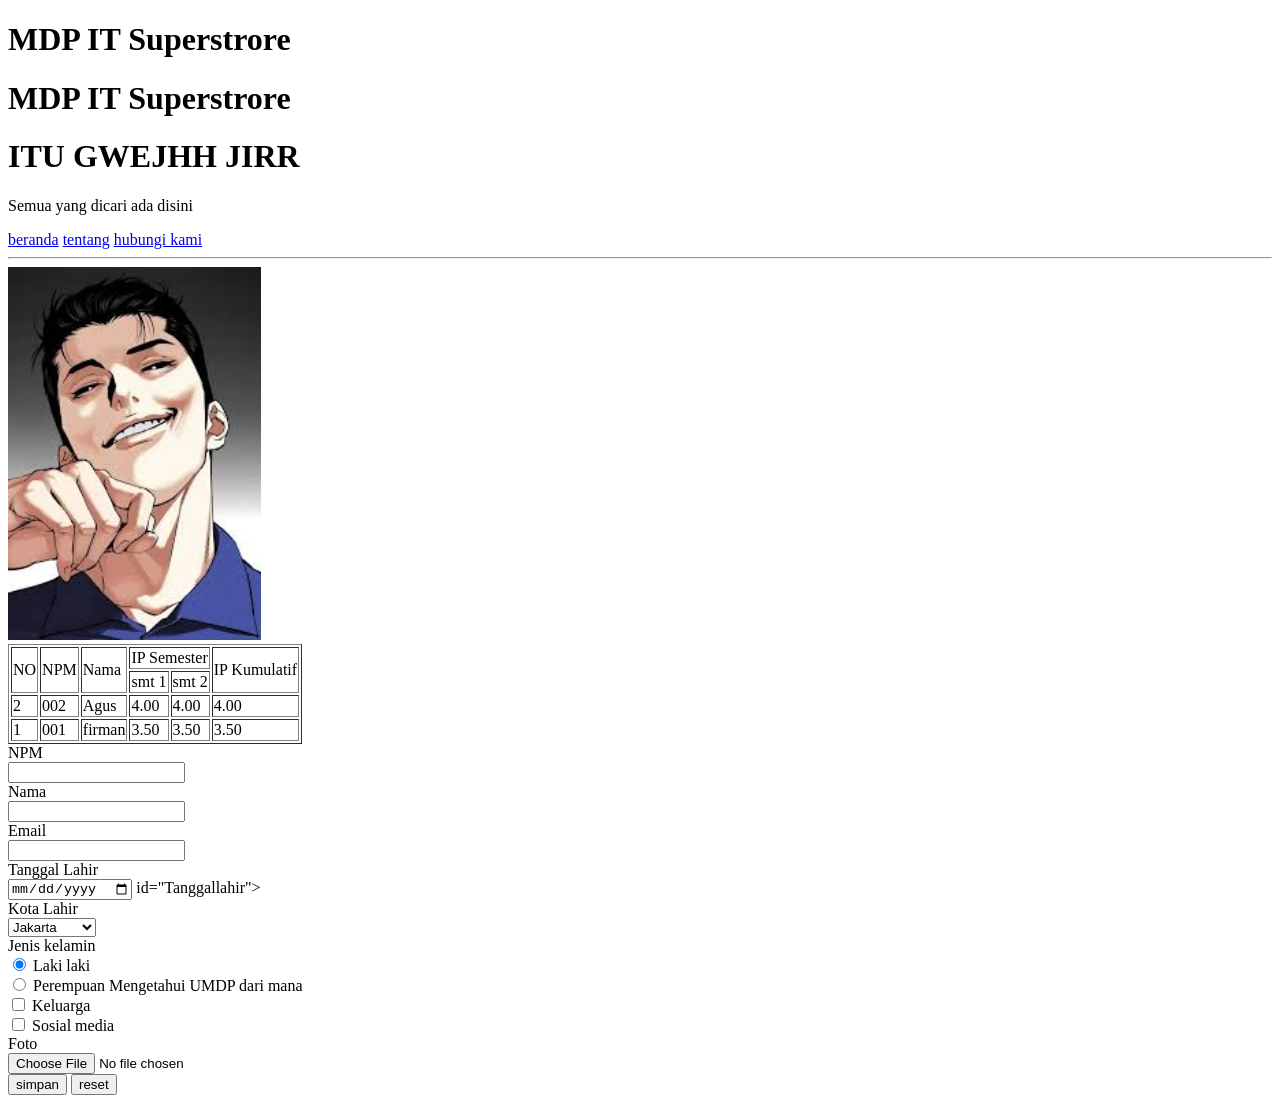
<file: index.html>
<!DOCTYPE html>
<html lang="en">
<head>
    <meta charset="UTF-8">
    <meta name="viewport" content="width=device-width, initial-scale=1.0">
    <title>Halaman utama</title>
</head>
<body>
   <!--tag heading: h1 sd h6-->
   <h1>MDP IT Superstrore</h1>          
   <h1>MDP IT Superstrore</h1> 
   <h1>ITU GWEJHH JIRR</h1>
   <p>Semua yang dicari ada disini</p> 
   <!-- ini komentar tidak di tampilkan pada browser-->
    <!--hyperlink -->
    <a href="index.html">beranda</a>
    <a href="tentang.html">tentang</a>
    <a href="hubungi.html">hubungi kami</a>

    <hr>


    <!--image-->
    <img src="image/image.png" alt="gambar banner" width="20%">
    
    
    <!--Latihan Tabel-->
    <table border="1">
    <tr>
        <td rowspan="2">NO</td>
        <td rowspan="2">NPM</td>
        <td rowspan="2">Nama</td>
        <td colspan="2">IP Semester</td>
        <td rowspan="2">IP Kumulatif</td>
    </tr>

    <tr>
        <td>smt 1</td>
        <td>smt 2</td>
    </tr>

    <tr>
        <td>2</td>
        <td>002</td>
        <td>Agus</td>
        <td>4.00</td>
        <td>4.00</td>
        <td>4.00</td>
    </tr>

    <tr>
        <td>1</td>
        <td>001</td>
        <td>firman</td>
        <td>3.50</td>
        <td>3.50</td>
        <td>3.50</td>
    </tr>
    </table>

    <form action="submit.html" method="post">
        NPM <br>
        <input type="text" name="NPM" id="npm"> <br>
        Nama <br>
        <input type="text" name="nama" id="nama"> <br>
        Email <br>
        <input type="email" name="email" id="email"> <br>
        Tanggal Lahir <br>
        <input type="date" name="tglLahir">
        id="Tanggallahir"> <br>

        Kota Lahir <br>
        <select name="kotalahir" id="kotalahir">
            <option value="JKT">Jakarta</option>
            <option value="PLG">palembang</option>
            <option value="BTM">Batam</option>
        </select> <br>
        Jenis kelamin <br>
        <input type="radio" name="jk" value="L" checked> Laki laki <br>
        <input type="radio" name="jk" value="P"> Perempuan
        Mengetahui UMDP dari mana <br>
        <input type="checkbox" name="cb1" value="K"> Keluarga <br>
        
        <input type="checkbox" name="cb2" value="S"> Sosial media <br>
        Foto <br>
        <input type="file" name="Foto" id=""> <br>
        <button type="submit">simpan</button>
        <button type="reset">reset</button>
        

        

        

</body>
</html>
</file>
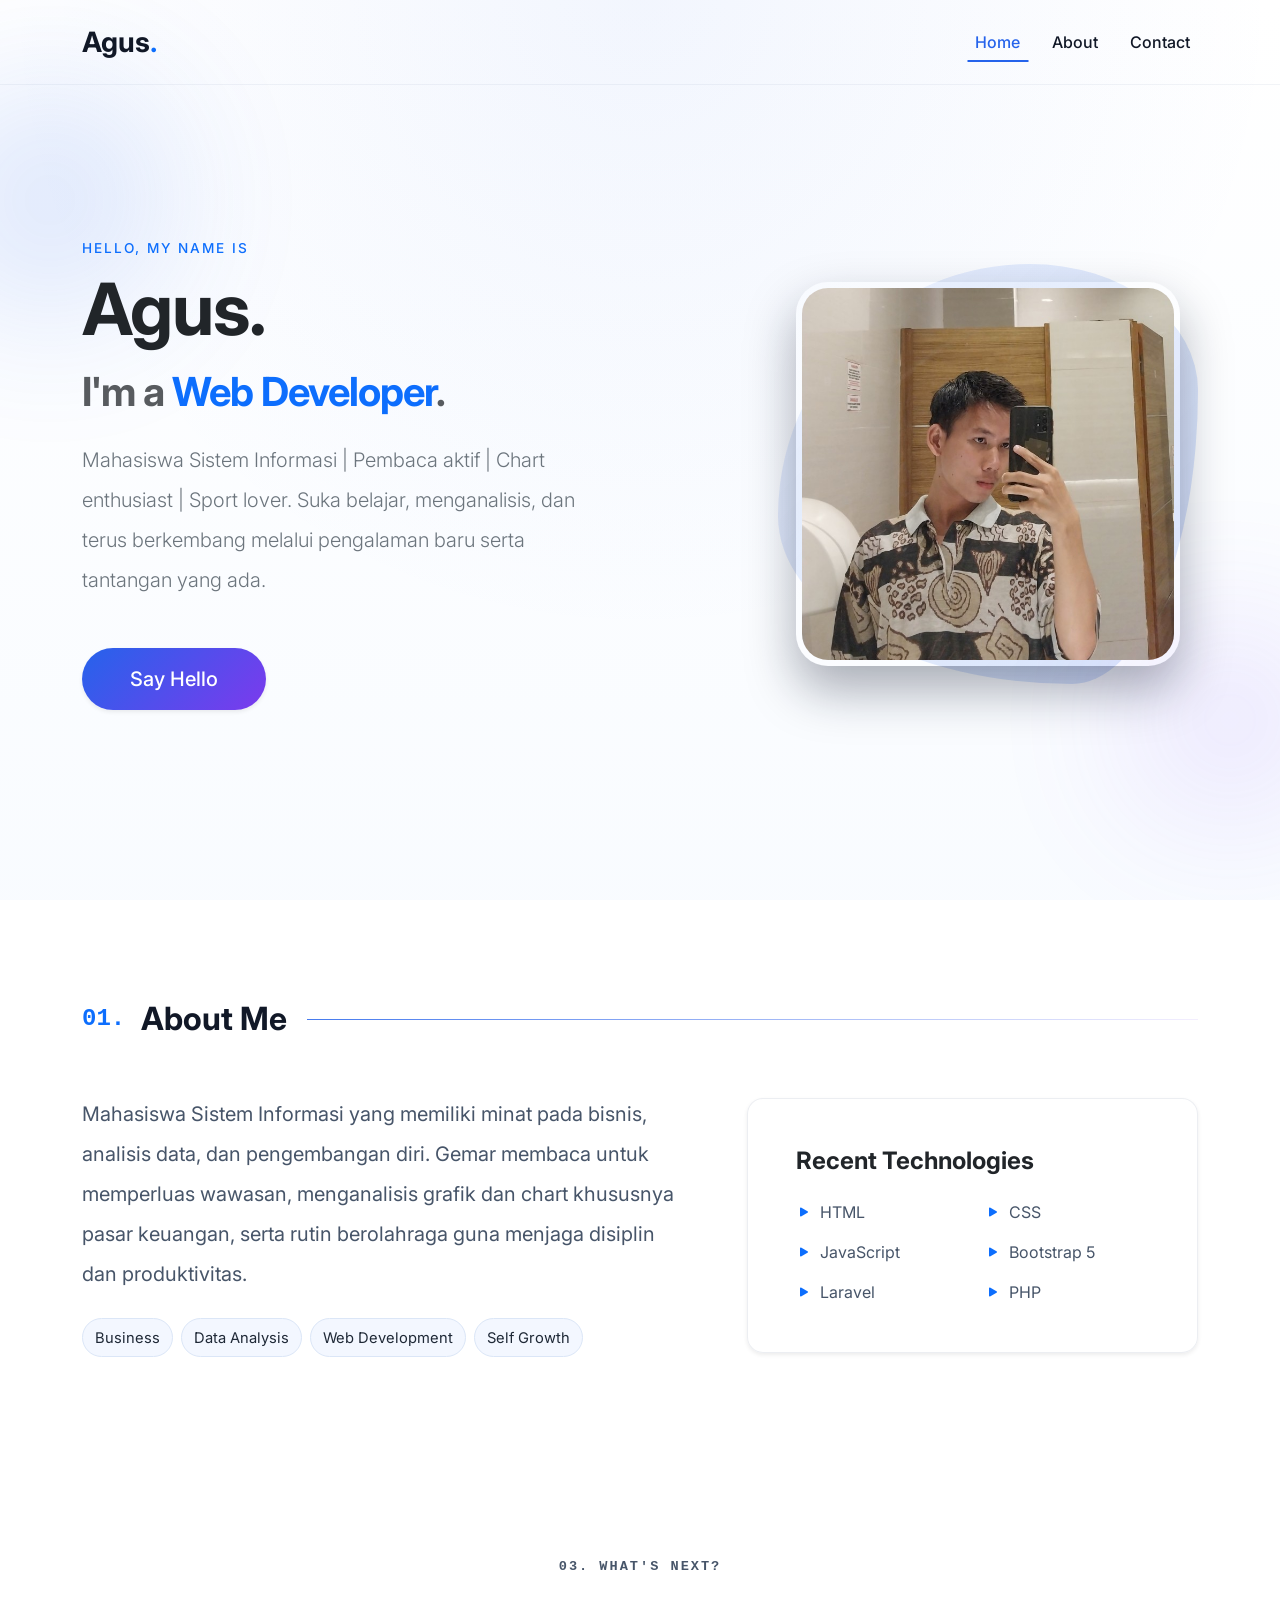
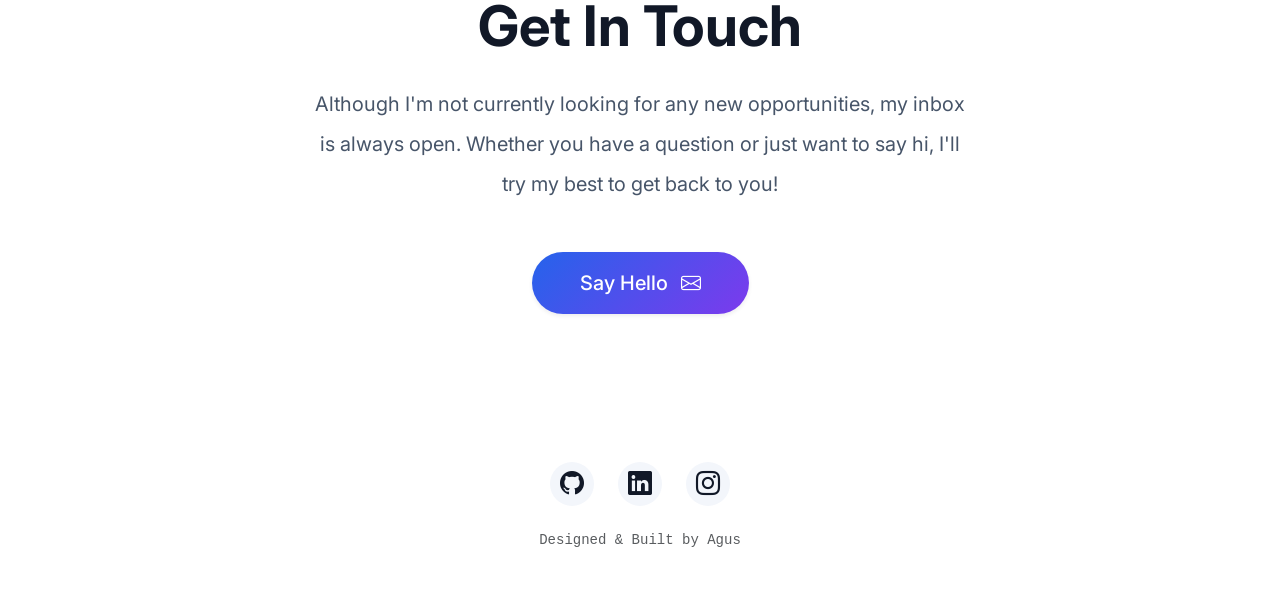
<file: tugas-bs/index.html>
<!doctype html>
<html lang="id">
  <head>
    <meta charset="UTF-8" />
    <meta name="viewport" content="width=device-width, initial-scale=1.0" />
    <title>Agus - Personal Portfolio</title>
    <link href="https://cdn.jsdelivr.net/npm/bootstrap@5.3.2/dist/css/bootstrap.min.css" rel="stylesheet" integrity="sha384-T3c6CoIi6uLrA9TneNEoa7RxnatzjcDSCmG1MXxSR1GAsXEV/Dwwykc2MPK8M2HN" crossorigin="anonymous" />
    <link rel="stylesheet" href="style.css" />
    <link rel="preconnect" href="https://fonts.googleapis.com" />
    <link rel="preconnect" href="https://fonts.gstatic.com" crossorigin />
    <link href="https://fonts.googleapis.com/css2?family=Inter:wght@300;400;500;600;700;800&display=swap" rel="stylesheet" />
    <link rel="stylesheet" href="https://cdn.jsdelivr.net/npm/bootstrap-icons@1.11.1/font/bootstrap-icons.css" />
  </head>

  <body data-bs-spy="scroll" data-bs-target="#navbar" data-bs-offset="80" tabindex="0">
    <nav id="navbar" class="navbar navbar-expand-lg fixed-top transition-nav py-3">
      <div class="container">
        <a class="navbar-brand fw-bold fs-3" href="#home">Agus<span class="text-primary">.</span></a>
        <button class="navbar-toggler border-0 shadow-none ps-0" type="button" data-bs-toggle="collapse" data-bs-target="#navbarNav" aria-controls="navbarNav" aria-expanded="false" aria-label="Toggle navigation">
          <i class="bi bi-list fs-1 text-dark"></i>
        </button>
        <div class="collapse navbar-collapse" id="navbarNav">
          <ul class="navbar-nav ms-auto fw-medium gap-lg-3">
            <li class="nav-item">
              <a class="nav-link active" href="#home">Home</a>
            </li>
            <li class="nav-item">
              <a class="nav-link" href="#about">About</a>
            </li>
            <li class="nav-item">
              <a class="nav-link" href="#contact">Contact</a>
            </li>
          </ul>
        </div>
      </div>
    </nav>

    <section id="home" class="min-vh-100 d-flex align-items-center position-relative hero-section pb-5 pb-lg-0 pt-5 mt-5 mt-lg-0">
      <div class="container">
        <div class="row align-items-center gy-5">
          <div class="col-lg-6 order-2 order-lg-1 intro-text fade-in-up">
            <p class="text-primary fw-medium mb-2 tracking-wide">Hello, my name is</p>
            <h1 class="display-2 fw-bolder mb-3 text-dark letter-spacing-tight">Agus.</h1>
            <h2 class="display-6 fw-bold mb-4 text-muted letter-spacing-tight">I'm a <span class="text-primary">Web Developer</span>.</h2>
            <p class="lead text-secondary mb-5 pe-lg-5 fs-5 lh-lg">Mahasiswa Sistem Informasi | Pembaca aktif | Chart enthusiast | Sport lover. Suka belajar, menganalisis, dan terus berkembang melalui pengalaman baru serta tantangan yang ada.</p>
            <div class="d-flex gap-3 flex-wrap">
              <a href="#contact" class="btn btn-primary btn-lg rounded-pill px-5 shadow-sm btn-hover fw-medium pt-3 pb-3">Say Hello</a>
            </div>
          </div>
          <div class="col-lg-6 order-1 order-lg-2 text-center text-lg-end fade-in-up" style="animation-delay: 0.2s">
            <div class="hero-image-wrapper ms-auto mx-auto mx-lg-0">
              <div class="shape-blob"></div>
              <img src="./image/image.jpeg" alt="Agus Portrait" class="img-fluid hero-img position-relative" />
            </div>
          </div>
        </div>
      </div>
    </section>

    <section id="about" class="py-100 bg-light">
      <div class="container">
        <div class="row mb-5">
          <div class="col-12">
            <h3 class="section-title d-flex align-items-center fs-2 fw-bold"><span class="text-primary fs-4 me-3 font-monospace">01.</span> About Me</h3>
          </div>
        </div>
        <div class="row gy-5 align-items-center">
          <div class="col-lg-7 pe-lg-5">
            <p class="text-secondary fs-5 lh-lg mb-4">Mahasiswa Sistem Informasi yang memiliki minat pada bisnis, analisis data, dan pengembangan diri. Gemar membaca untuk memperluas wawasan, menganalisis grafik dan chart khususnya pasar keuangan, serta rutin berolahraga guna menjaga disiplin dan produktivitas.</p>
            <div class="d-flex flex-wrap gap-2 mt-4">
              <span class="badge-chip">Business</span>
              <span class="badge-chip">Data Analysis</span>
              <span class="badge-chip">Web Development</span>
              <span class="badge-chip">Self Growth</span>
            </div>
          </div>
          <div class="col-lg-5">
            <div class="card border-0 shadow-sm rounded-4 h-100 bg-white skill-card p-5 glass-card">
              <h4 class="mb-4 fw-bold fs-4">Recent Technologies</h4>
              <ul class="list-unstyled row gy-3 mb-0">
                <li class="col-6 d-flex align-items-center fs-6 text-secondary"><i class="bi bi-play-fill text-primary me-2"></i> HTML</li>
                <li class="col-6 d-flex align-items-center fs-6 text-secondary"><i class="bi bi-play-fill text-primary me-2"></i> CSS</li>
                <li class="col-6 d-flex align-items-center fs-6 text-secondary"><i class="bi bi-play-fill text-primary me-2"></i> JavaScript</li>
                <li class="col-6 d-flex align-items-center fs-6 text-secondary"><i class="bi bi-play-fill text-primary me-2"></i> Bootstrap 5</li>
                <li class="col-6 d-flex align-items-center fs-6 text-secondary"><i class="bi bi-play-fill text-primary me-2"></i> Laravel</li>
                <li class="col-6 d-flex align-items-center fs-6 text-secondary"><i class="bi bi-play-fill text-primary me-2"></i> PHP</li>
              </ul>
            </div>
          </div>
        </div>
      </div>
    </section>

    <section id="contact" class="py-100 bg-light text-center">
      <div class="container">
        <div class="row justify-content-center">
          <div class="col-lg-8">
            <p class="text-primary fw-semibold mb-3 tracking-wide font-monospace">03. What's Next?</p>
            <h2 class="display-4 fw-bold mb-4">Get In Touch</h2>
            <p class="text-secondary fs-5 lh-lg mb-5 mx-auto" style="max-width: 650px">Although I'm not currently looking for any new opportunities, my inbox is always open. Whether you have a question or just want to say hi, I'll try my best to get back to you!</p>
            <a href="mailto:agusfirman_2428240144@mhs.mdp.ac.id" class="btn btn-primary btn-lg rounded-pill px-5 py-3 shadow-sm btn-hover fw-medium">Say Hello <i class="bi bi-envelope ms-2"></i></a>
          </div>
        </div>
      </div>
    </section>

    <footer class="py-5 text-center bg-white">
      <div class="container">
        <div class="d-flex justify-content-center gap-4 mb-4">
          <a href="https://github.com/AgusFirman16" class="text-secondary fs-4 social-icon"><i class="bi bi-github"></i></a>
          <a href="https://www.linkedin.com/in/agus-firman-11780a414?utm_source=share&utm_campaign=share_via&utm_content=profile&utm_medium=android_app" class="text-secondary fs-4 social-icon"><i class="bi bi-linkedin"></i></a>
          <a href="https://www.instagram.com/agusfrmn16?igsh=MTVqY3JhazUzZTM2YQ==" class="text-secondary fs-4 social-icon"><i class="bi bi-instagram"></i></a>
        </div>
        <p class="text-muted small mb-0 font-monospace">Designed & Built by Agus</p>
      </div>
    </footer>

    <script src="https://cdn.jsdelivr.net/npm/bootstrap@5.3.2/dist/js/bootstrap.bundle.min.js" integrity="sha384-C6RzsynM9kWDrMNeT87bh95OGNyZPhcTNXj1NW7RuBCsyN/o0jlpcV8Qyq46cDfL" crossorigin="anonymous"></script>
    <script src="script.js"></script>
  </body>
</html>
</file>
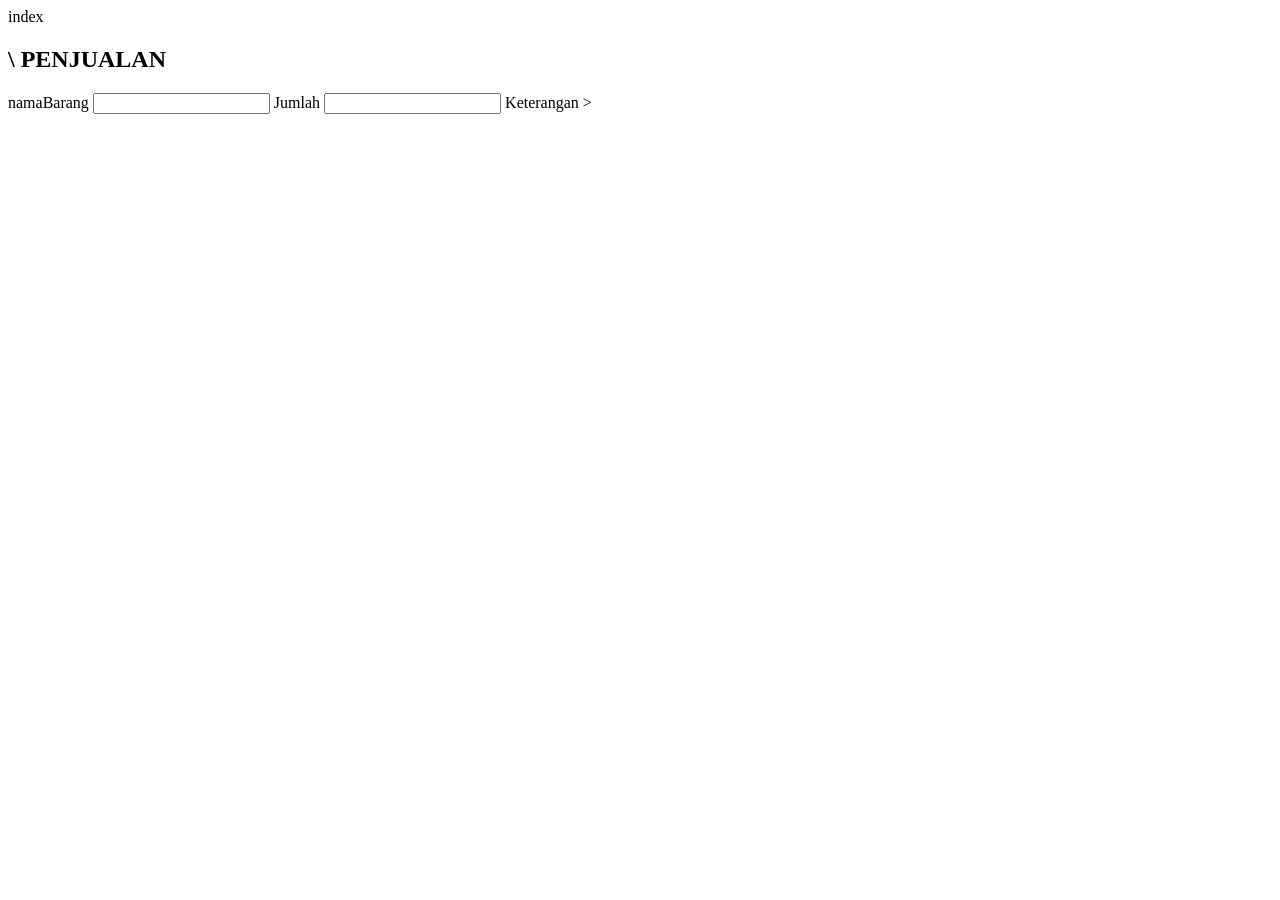
<file: UTS-PAW1-si4c_2428240144/index.html>
index <!DOCTYPE html>
<html lang="en">
<head>
    <meta charset="UTF-8">
    <meta name="viewport" content="width=device-width, initial-scale=1.0">
    <title>Document</title>
    <link
</head>
<body>
    <div class="namaBarang">
        <h2 class "text-center bg-primary text-white p-3 rounded mt-3"/>\
        PENJUALAN
    </H2>
    namaBarang
    <input type="text" id="npm" class=""form-control border-primary mb-3"/>
    Jumlah
    <input type="text" id="npm" class=""form-control border-primary mb-3"/>
    Keterangan
>
        

        

        

</body>
</html>
</file>
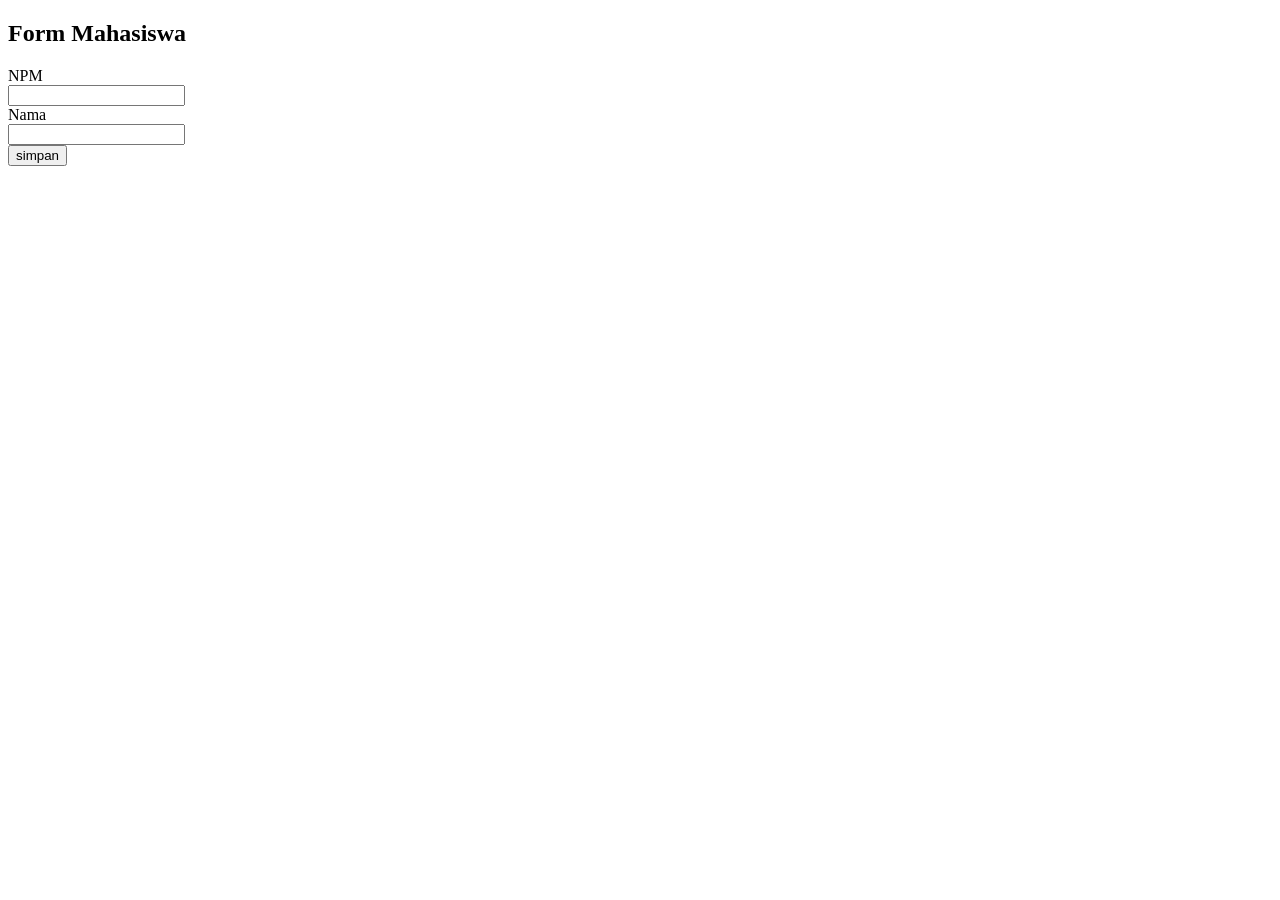
<file: localstorage/form.html>
<!DOCTYPE html>
<html lang="en">
<head>
    <meta charset="UTF-8">
    <meta name="viewport" content="width=device-width, initial-scale=1.0">
    <title>Document</title>
</head>
<body>
    <h2>Form Mahasiswa</h2>
    NPM <br>
    <input type="text" id="npm"> <br>
    Nama <br>
    <input type="text" id="Nama"> <br>
    <button onclick="simpan()">simpan</button>

    <ul id="list-mhs"></ul>

    <script src="scriptls.js"></script>
</body>
</html>
</file>
<file: tugas-bs/style.css>
:root {
  --primary-color: #2563eb;
  --primary-rgb: 37, 99, 235;
  --secondary-color: #7c3aed;
  --dark-color: #0f172a;
  --light-color: #ffffff;
  --text-main: #111827;
  --text-muted: #4b5563;
  --bg-color: #ffffff;
  --card-color: rgba(255, 255, 255, 0.96);
}

* {
  box-sizing: border-box;
}

html {
  scroll-behavior: smooth;
}

body {
  font-family: 'Inter', sans-serif;
  color: var(--text-main);
  background:
    radial-gradient(circle at top, rgba(37, 99, 235, 0.06), transparent 28%),
    linear-gradient(180deg, #ffffff 0%, #f8fbff 45%, #ffffff 100%);
  -webkit-font-smoothing: antialiased;
  -moz-osx-font-smoothing: grayscale;
  overflow-x: hidden;
}

::selection {
  background: rgba(37, 99, 235, 0.18);
}

.py-100 {
  padding-top: 100px;
  padding-bottom: 100px;
}

.tracking-wide {
  letter-spacing: 2px;
  text-transform: uppercase;
  font-size: 0.85rem;
}

.letter-spacing-tight {
  letter-spacing: -1px;
}

.section-title {
  position: relative;
  color: #111827;
}

.section-title::after {
  content: "";
  display: block;
  height: 1px;
  background: linear-gradient(90deg, rgba(37, 99, 235, 0.85), rgba(139, 92, 246, 0.1));
  margin-left: 20px;
  flex-grow: 1;
}

.fade-in-up {
  animation: fadeInUp 0.8s ease forwards;
  opacity: 0;
  transform: translateY(20px);
}

@keyframes fadeInUp {
  to {
    opacity: 1;
    transform: translateY(0);
  }
}

.transition-nav {
  transition: all 0.3s cubic-bezier(0.4, 0, 0.2, 1);
}

.navbar-scrolled {
  background: rgba(255, 255, 255, 0.88) !important;
  backdrop-filter: blur(14px);
  -webkit-backdrop-filter: blur(14px);
  box-shadow: 0 10px 30px rgba(8, 15, 30, 0.35);
  padding-top: 10px !important;
  padding-bottom: 10px !important;
}

.navbar {
  border-bottom: 1px solid rgba(148, 163, 184, 0.12);
}

.nav-link {
  color: #111827 !important;
  position: relative;
  font-weight: 500;
}

.navbar-brand {
  color: #111827 !important;
}

.nav-link::after {
  content: '';
  position: absolute;
  width: 0;
  height: 2px;
  bottom: 0;
  left: 50%;
  transform: translateX(-50%);
  background-color: var(--primary-color);
  transition: width 0.3s ease;
}

.nav-link:hover::after,
.nav-link.active::after {
  width: 100%;
}

.nav-link.active {
  color: var(--primary-color) !important;
}

.hero-image-wrapper {
  position: relative;
  width: 100%;
  max-width: 420px;
  padding: 18px;
  display: inline-block;
}

.hero-section {
  position: relative;
  overflow: hidden;
}

.hero-section::before,
.hero-section::after {
  content: "";
  position: absolute;
  border-radius: 999px;
  filter: blur(80px);
  opacity: 0.18;
  z-index: 0;
}

.hero-section::before {
  width: 220px;
  height: 220px;
  background: #2563eb;
  top: 10%;
  left: -60px;
}

.hero-section::after {
  width: 180px;
  height: 180px;
  background: #8b5cf6;
  right: -40px;
  bottom: 10%;
}

.hero-img {
  border-radius: 32px;
  box-shadow: 0 24px 50px rgba(15, 23, 42, 0.35);
  border: 6px solid rgba(255, 255, 255, 0.18);
  z-index: 2;
  object-fit: cover;
  aspect-ratio: 1 / 1;
}

.intro-text {
  position: relative;
  z-index: 1;
}

.badge-chip {
  display: inline-flex;
  align-items: center;
  padding: 0.45rem 0.75rem;
  border-radius: 999px;
  background: #f3f7ff;
  color: #1f2937;
  border: 1px solid #dbe6f7;
  font-size: 0.92rem;
}

.shape-blob {
  position: absolute;
  width: 100%;
  height: 100%;
  background: linear-gradient(135deg, rgba(var(--primary-rgb), 0.08) 0%, rgba(var(--primary-rgb), 0.2) 100%);
  top: 0;
  left: 0;
  border-radius: 60% 40% 30% 70% / 60% 30% 70% 40%;
  animation: morphBlob 10s ease-in-out infinite alternate;
  z-index: 0;
}

@keyframes morphImg {
  0% {
    border-radius: 40% 60% 70% 30% / 40% 50% 60% 50%;
  }

  50% {
    border-radius: 60% 40% 50% 50% / 50% 60% 40% 50%;
  }

  100% {
    border-radius: 40% 60% 70% 30% / 40% 50% 60% 50%;
  }
}

@keyframes morphBlob {
  0% {
    transform: scale(1) rotate(0deg);
    border-radius: 60% 40% 30% 70% / 60% 30% 70% 40%;
  }

  50% {
    transform: scale(1.05) rotate(10deg);
    border-radius: 30% 70% 70% 30% / 50% 40% 60% 30%;
  }

  100% {
    transform: scale(1) rotate(0deg);
    border-radius: 60% 40% 30% 70% / 60% 30% 70% 40%;
  }
}

.btn-hover {
  transition: transform 0.2s cubic-bezier(0.4, 0, 0.2, 1), box-shadow 0.2s cubic-bezier(0.4, 0, 0.2, 1);
}

.btn-primary {
  background: linear-gradient(135deg, #2563eb, #7c3aed);
  border: none;
  box-shadow: 0 14px 30px rgba(59, 130, 246, 0.28);
}

.btn-primary:hover {
  background: linear-gradient(135deg, #1d4ed8, #6d28d9);
}

.btn-hover:hover {
  transform: translateY(-3px);
  box-shadow: 0 14px 30px rgba(124, 58, 237, 0.25) !important;
}

.bg-light {
  background-color: #ffffff !important;
}

.bg-light .text-secondary,
.bg-light .text-muted,
.bg-light p,
.bg-light li {
  color: #475569 !important;
}

.glass-card,
.skill-card {
  background: var(--card-color) !important;
  border: 1px solid rgba(148, 163, 184, 0.18) !important;
  box-shadow: 0 18px 35px rgba(15, 23, 42, 0.18);
  backdrop-filter: blur(10px);
}

.skill-card {
  transition: all 0.3s ease;
}

.skill-card:hover {
  box-shadow: 0 18px 40px rgba(37, 99, 235, 0.14) !important;
  transform: translateY(-4px);
}

.project-card {
  transition: all 0.4s cubic-bezier(0.4, 0, 0.2, 1);
  border: 1px solid rgba(0, 0, 0, 0.04) !important;
}

.project-card:hover {
  transform: translateY(-12px);
  box-shadow: 0 20px 40px rgba(0, 0, 0, 0.06) !important;
}

.project-img-wrapper {
  height: 220px;
  width: 100%;
  overflow: hidden;
  position: relative;
}

.project-placeholder {
  transition: transform 0.6s cubic-bezier(0.4, 0, 0.2, 1);
}

.pattern-1 {
  background-image: radial-gradient(rgba(var(--primary-rgb), 0.1) 2px, transparent 2px);
  background-size: 20px 20px;
}

.pattern-2 {
  background-image: linear-gradient(45deg, rgba(var(--primary-rgb), 0.05) 25%, transparent 25%, transparent 75%, rgba(var(--primary-rgb), 0.05) 75%, rgba(var(--primary-rgb), 0.05)), linear-gradient(45deg, rgba(var(--primary-rgb), 0.05) 25%, transparent 25%, transparent 75%, rgba(var(--primary-rgb), 0.05) 75%, rgba(var(--primary-rgb), 0.05));
  background-position: 0 0, 10px 10px;
  background-size: 20px 20px;
}

.pattern-3 {
  background: repeating-linear-gradient(45deg, transparent, transparent 10px, rgba(var(--primary-rgb), 0.03) 10px, rgba(var(--primary-rgb), 0.03) 20px);
}

.project-card:hover .project-placeholder {
  transform: scale(1.08) rotate(2deg);
}

.project-link {
  transition: color 0.2s ease;
  color: var(--text-muted) !important;
}

.project-link:hover {
  color: var(--primary-color) !important;
}

.social-icon {
  transition: all 0.2s cubic-bezier(0.4, 0, 0.2, 1);
  display: inline-flex;
  align-items: center;
  justify-content: center;
  width: 44px;
  height: 44px;
  border-radius: 50%;
  background: #f3f6fb;
  color: #111827 !important;
}

.social-icon:hover {
  background: rgba(37, 99, 235, 0.16);
  color: #bfdbfe !important;
  transform: translateY(-3px);
}

@media (max-width: 991.98px) {
  .py-100 {
    padding-top: 72px;
    padding-bottom: 72px;
  }

  .hero-section {
    padding-top: 5rem;
  }

  .hero-image-wrapper {
    max-width: 320px;
  }

  .display-2 {
    font-size: clamp(2.8rem, 10vw, 4rem);
  }

  .display-6 {
    font-size: clamp(1.2rem, 4vw, 2rem);
  }

  .lead {
    font-size: 1rem;
    line-height: 1.7;
  }
}

@media (max-width: 575.98px) {
  body {
    font-size: 0.98rem;
  }

  .navbar-brand {
    font-size: 1.35rem;
  }

  .navbar-toggler {
    padding-right: 0;
  }

  #navbarNav {
    border-radius: 18px;
    padding: 0.75rem;
    background: rgba(255, 255, 255, 0.98);
    box-shadow: 0 10px 25px rgba(15, 23, 42, 0.08);
  }

  .hero-section {
    min-height: auto;
    padding-top: 5rem;
  }

  .intro-text {
    text-align: center;
  }

  .hero-image-wrapper {
    max-width: 260px;
    padding: 10px;
  }

  .display-2 {
    font-size: 2.45rem;
    line-height: 1.05;
  }

  .display-6 {
    font-size: 1.1rem;
  }

  .lead {
    font-size: 0.98rem;
  }

  .btn-lg {
    width: 100%;
  }

  .section-title {
    font-size: 1.45rem;
  }

  .section-title::after {
    display: none;
  }

  .skill-card {
    padding: 1.25rem !important;
  }

  .social-icon {
    width: 38px;
    height: 38px;
    line-height: 38px;
  }
}
</file>
